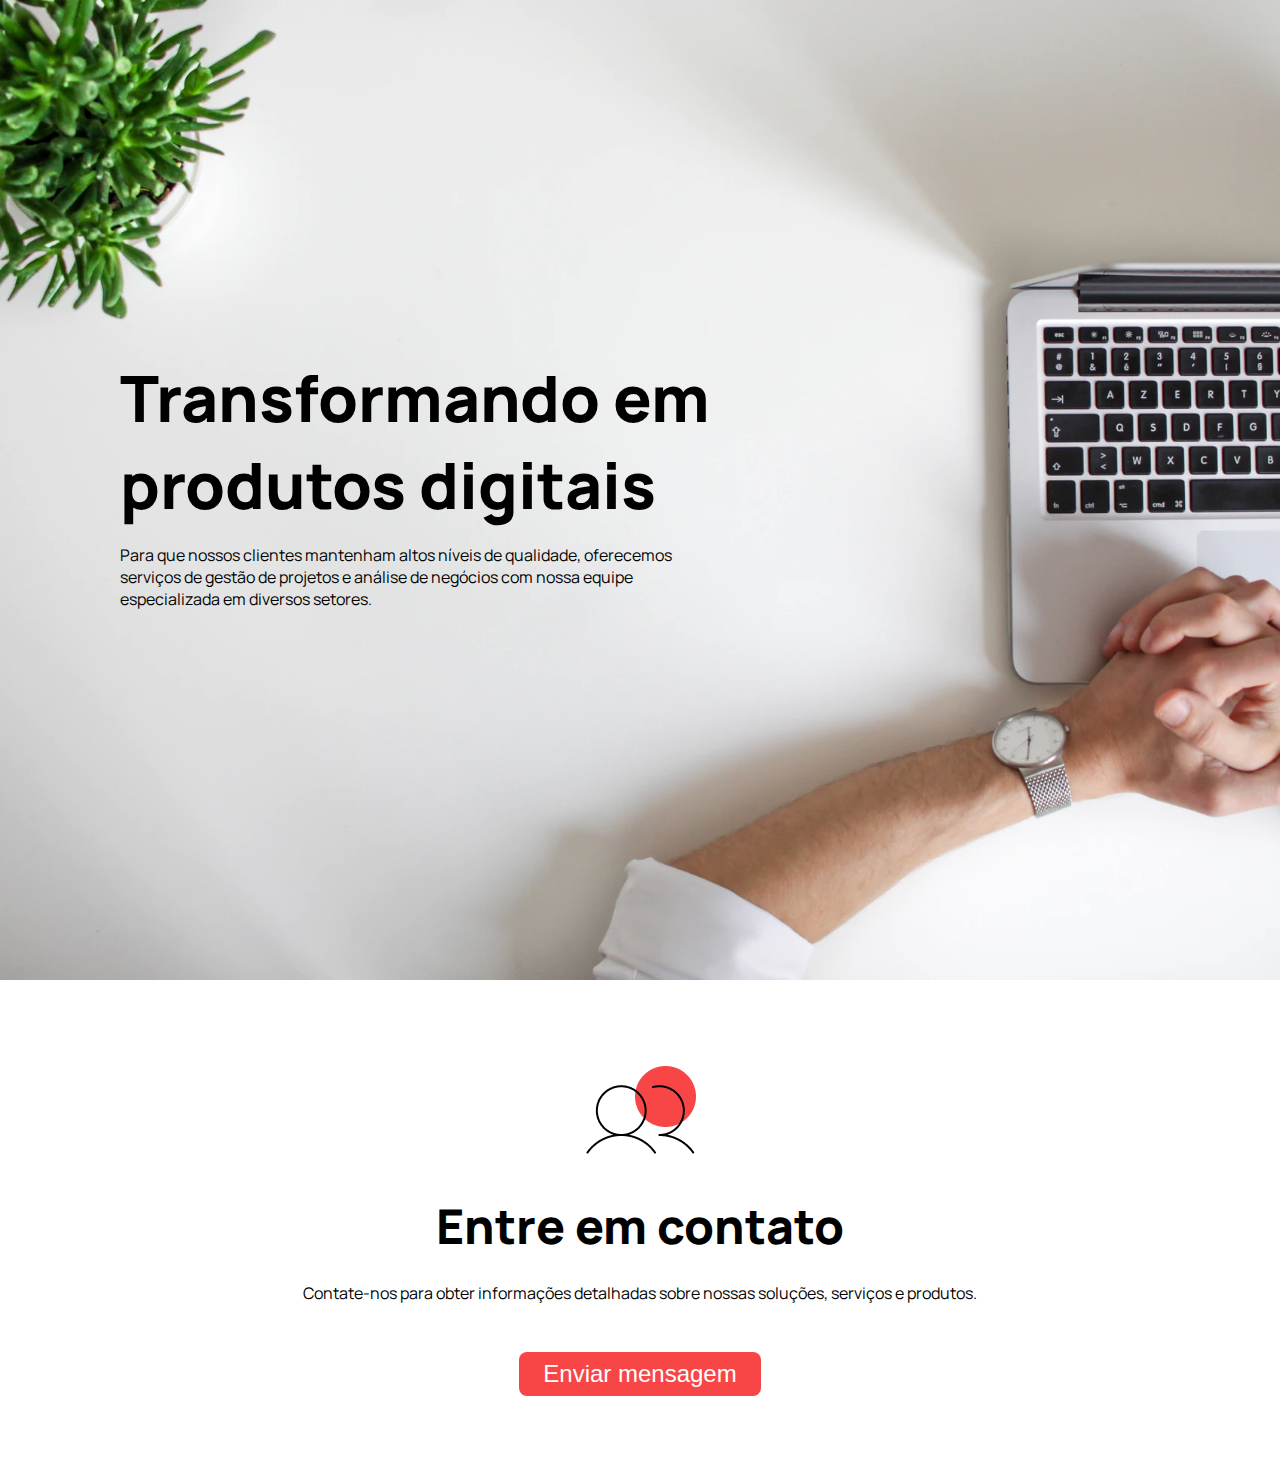
<file: index.html>
<!DOCTYPE html>
<html lang="en">
<head>
    <meta charset="UTF-8">
    <meta name="viewport" content="width=device-width, initial-scale=1.0">
    <title>Curso Responsividade com CSS - DNC</title>
    <link rel="stylesheet" href="./styles.css"><!--importada a fontes-->
    <link rel="preconnect" href="https://fonts.googleapis.com">
    <link rel="preconnect" href="https://fonts.gstatic.com" crossorigin>
    <link href="https://fonts.googleapis.com/css2?family=Manrope:wght@200..800&display=swap" rel="stylesheet">
<head>
<body>
    <main>
        <section id="presentation-container">
            <div id="presentation">
                <h1>Transformando em produtos digitais</h1>
                <p>Para que nossos clientes mantenham altos níveis de qualidade, oferecemos serviços de gestão de projetos e análise de negócios com nossa equipe especializada em diversos setores.</p>
            </div>
        </section>
        <section class="container">
            <img src="./assets/Users.png" alt="">
            <h2 class="contact-title">Entre em contato</h2>
            <p>Contate-nos para obter informações detalhadas sobre nossas soluções, serviços e produtos.</p>
            <button>Enviar mensagem</button>
        </section>
    </main>
</body>
</html>
</file>
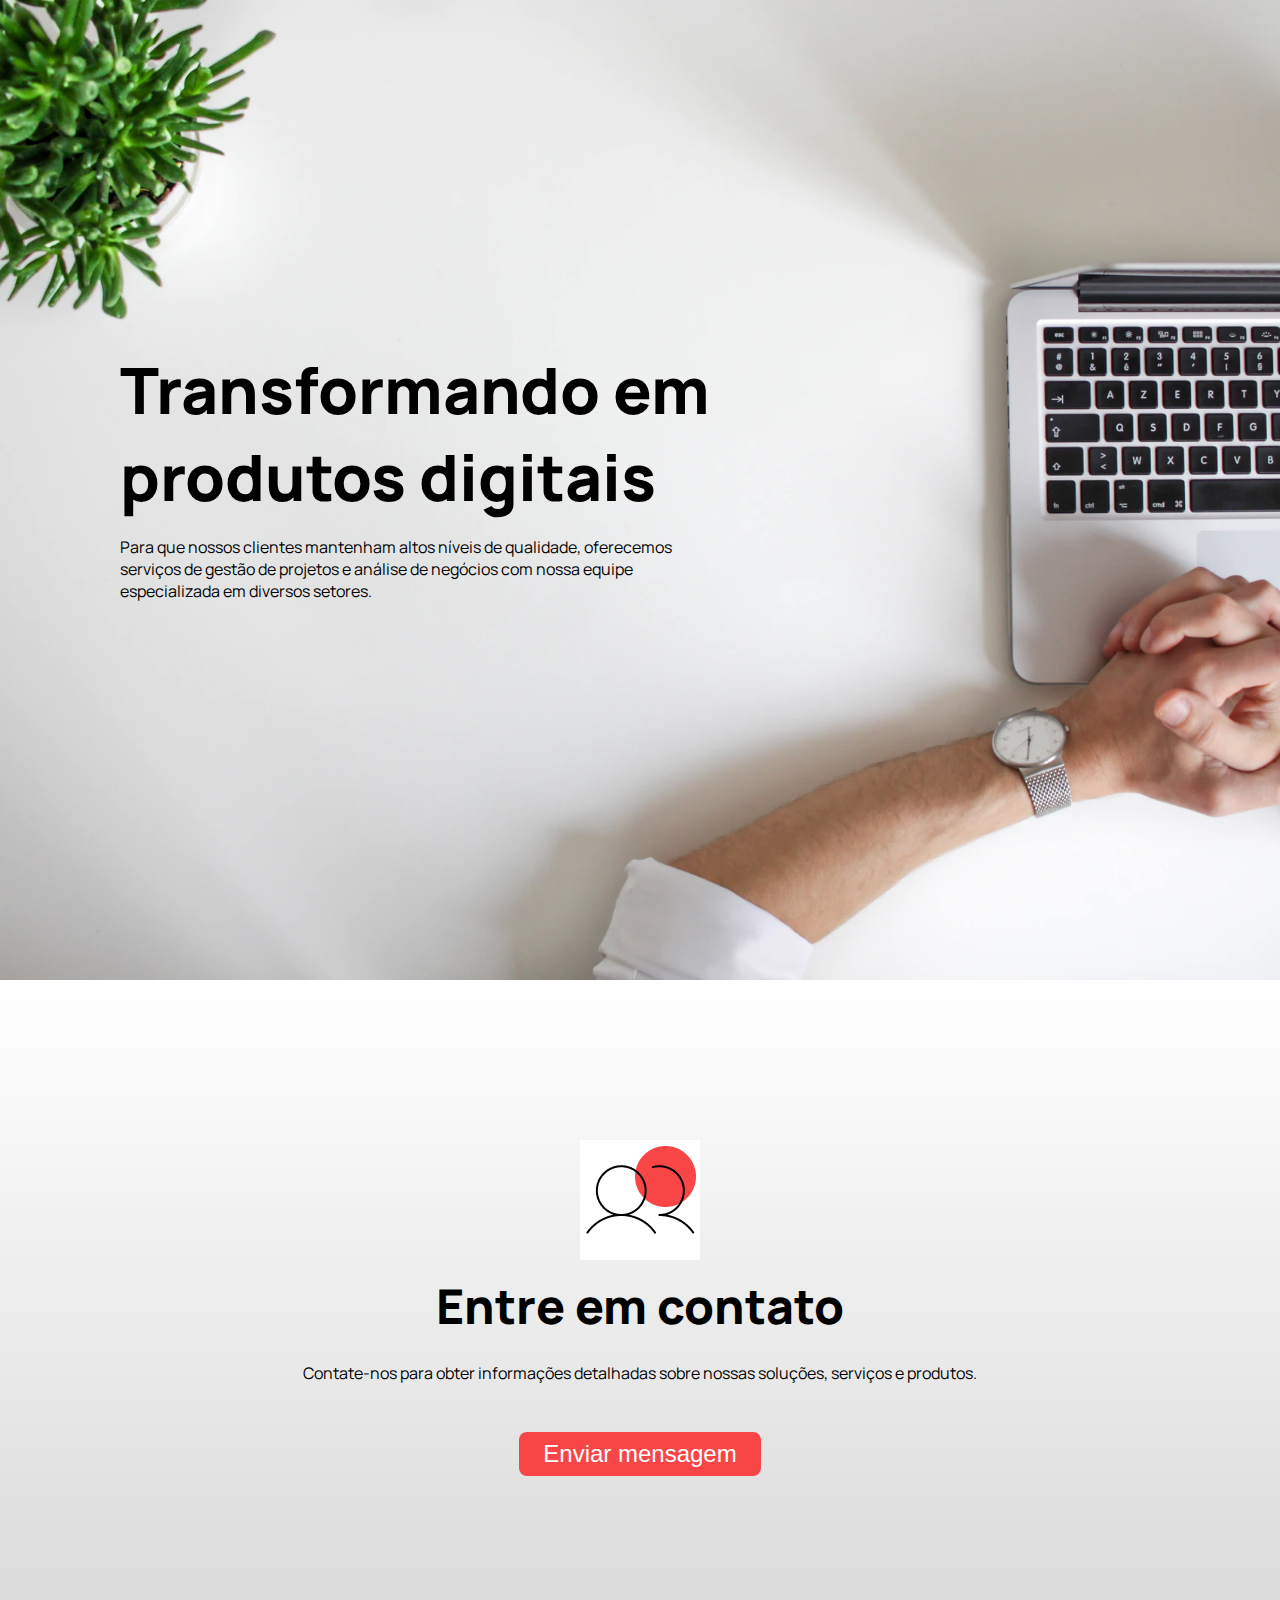
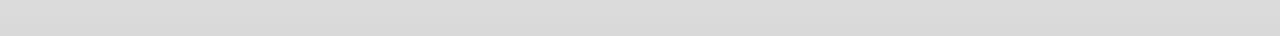
<file: responsividade/index.html>
<!DOCTYPE html>
<html lang="en">
<head>
    <meta charset="UTF-8">
    <meta name="viewport" content="width=device-width, initial-scale=1.0">
    <title>Curso Responsividade com CSS - DNC</title>
    <link rel="stylesheet" href="./styles.css"><!--importada a fonte-->
    <link rel="preconnect" href="https://fonts.googleapis.com">
    <link rel="preconnect" href="https://fonts.gstatic.com" crossorigin>
    <link href="https://fonts.googleapis.com/css2?family=Manrope:wght@200..800&display=swap" rel="stylesheet">
<head>
<body>
    <main>
        <section id="presentation-container">
            <div id="presentation">
                <h1>Transformando em produtos digitais</h1>
                <p>Para que nossos clientes mantenham altos níveis de qualidade, oferecemos serviços de gestão de projetos e análise de negócios com nossa equipe especializada em diversos setores.</p>
            </div>
        </section>
        <section class="container background-gradient">
            <img src="./assets/Users.png" alt="">
            <h2 class="contact-title">Entre em contato</h2>
            <p>Contate-nos para obter informações detalhadas sobre nossas soluções, serviços e produtos.</p>
            <button>Enviar mensagem</button>
        </section>
    </main>
</body>
</html>
</file>
<file: styles.css>
html{
    font-family: "Manrope", sans-serif; /**/
    width: 100%; /*garante que a fonte ocupe 100%*/
    height: 100%;/*garante que a fonte ocupe 100%*/
    box-sizing: border-box;/*não deixa estrapolar o tamanho da borda*/
    font-size: 16px; /*fonte definida na raiz*/
    /*UNIDADES DE MEDIDAS
html {
    font-size: 16px (geralmente vem nesse padrão)
    1rem = 16px
    2rem = 32px
    3rem = 48px
    
    em
    suponhamos que tem uma div conforme abaixo
    <div style="font-size: 5px">
            <p>asdasdadas</p>
            </div>
    o font-size foi definido com uma tag dentro da div, isso define o tamanho do em
    1em = 5px
    2em = 10px
    
    % pega o tamanho relacionado ao filho dele, ao contexto dele no caso a div
    
    vw
    tela width 1000px;
    1vw = 10px (1%)
    10vw = 100px (10%)
    100vw = 1000px (100%)

    vh
    tela height 600px;
    1vh = 6px (1%)
    10vh = 60px (10%)
    100vh = 600px (100%)

    Em resumo:
    Usa o rem, vh e vw para definir o tamanho das fontes, travando uma unidade de medida na raiz do código
    */
}
body{
    margin: 0;/*tira a margem do body*/
}
button{
    background-color: #F84646;
    color: #fff;
    font-weight: 500;
    font-size: 1.5rem;
    padding: .5rem 1.5rem;
    border-radius: .5rem;
    border: none;
    cursor: pointer;
}
h1{
    font-size: 4rem; /*é relacionado ao tamanho da fonte definida na raiz*/
    font-weight: 800;
    margin: 0;
}
h2{
    font-weight: 800;
    font-size: 3rem;
    margin: 0;
}
h3 {
    font-weight: 800;
    font-size: 1.5rem;
    margin: 0;
}
#presentation-container{
    padding: 2.5rem 7.5rem; /*bordas do texto dentro do container*/
    height: 100vh;/*tamanho da seção*/
    /*há vários tipos de bakcgrounds que tratam os fundos */
    background-image: url(assets/background.png);
    background-repeat: no-repeat;
    background-size: cover;
    display: flex;
    justify-content: flex-start;
    align-items: center;
}
#presentation{
    width: 37.5rem;
    }
#qualities{
    display: flex;
    justify-content: center;
    align-items: center;
    margin-top: 4rem;
}
#qualities > img {
    margin: 0 2.5rem;
}
.container{
    padding: 5rem 7.5rem;
    text-align: center;
}
.contact-title{
    margin-top: .5rem;
}
.container > p {
    margin-top: 1.5rem;
}
.container > button {
    margin-top: 2rem;
    transition: opacity 0.5s ease-in-out, transform 0.5s .2s;
}
.container > button:hover {
    opacity: 0.8;
    transform: scale(1.1);
}
.background-gradient{
    /*linear gradient, primeiro define o grau do degrade, depois a cor que inicia e por últiimo a cor que termina*/
    background: linear-gradient(180deg, #fff, #d9d9d9);
}
/*
Animações básicas
Há vários tipos de transições
transition-property: Define qual propriedade será animada
transition-duration: Especifica a duração da transição
transition-timing-function: Determina como a transição progride ao longo do tempo
transition-delay: Define um atraso antes do início da transição

porém há uma sitaxe simplificada
transition: [property] [duration] [timing-function] [delay];
Exemplo:
transition: opacity 0.5s ease-in-out;
*/
.background-red{
    background-color: #F84646;
    color: #fff;
}
.article-container{
    display: flex;
}
.article-container:nth-child(even){
    margin-top: 5rem;
    flex-direction: row-reverse;
}
.article-details{
    display: flex;
    flex-direction: column;
    text-align: left;
    align-items: flex-start;
    margin: 0 2.5rem 0 0;
    justify-content: space-between;
}
.article-container:nth-child(even) > .article-details{
    margin: 0 0 0 2.5rem;
}
.article-details > button {
    font-size: 1rem;
}
.footer-list{
    display: flex;
    text-align: left;
}
.footer-list > ul > li{
   list-style: none;
   margin-bottom: 1rem;
}
.footer-list > ul > li:last-child{
   margin-bottom: 0;
}
.footer-list > ul > li:first-child{
   margin-bottom: 1.5rem;
   font-weight: 700;
}
.footer-copyright {
    display: flex;
    justify-content: space-between;
    align-items: center;
    margin-top: 8.5rem;
}
.grid-container {
    display: grid;
    grid-template-columns: repeat(3, 1fr);
    gap: 5rem;
}
.grid-item > h3 {
    margin-top: .5rem;
}
.grid-item > p {
    margin: .5rem 0 0;
}
</file>
<file: responsividade/styles.css>
html{
    font-family: "Manrope", sans-serif; /**/
    width: 100%; /*garante que a fonte ocupe 100%*/
    height: 100%;/*garante que a fonte ocupe 100%*/
    box-sizing: border-box;/*não deixa estrapolar o tamanho da borda*/
    font-size: 16px; /*fonte definida na raiz*/
    /*UNIDADES DE MEDIDAS
html {
    font-size: 16px (geralmente vem nesse padrão)
    1rem = 16px
    2rem = 32px
    3rem = 48px
    
    em
    suponhamos que tem uma div conforme abaixo
    <div style="font-size: 5px">
            <p>asdasdadas</p>
            </div>
    o font-size foi definido com uma tag dentro da div, isso define o tamanho do em
    1em = 5px
    2em = 10px
    
    % pega o tamanho relacionado ao filho dele, ao contexto dele no caso a div
    
    vw
    tela width 1000px;
    1vw = 10px (1%)
    10vw = 100px (10%)
    100vw = 1000px (100%)

    vh
    tela height 600px;
    1vh = 6px (1%)
    10vh = 60px (10%)
    100vh = 600px (100%)

    Em resumo:
    Usa o rem, vh e vw para definir o tamanho das fontes, travando uma unidade de medida na raiz do código
    */
}
body{
    margin: 0;/*tira a margem do body*/
}
button{
    background-color: #F84646;
    color: #fff;
    font-weight: 500;
    font-size: 1.5rem;
    padding: .5rem 1.5rem;
    border-radius: .5rem;
    border: none;
    cursor: pointer;
}
h1{
    font-size: 4rem; /*é relacionado ao tamanho da fonte definida na raiz*/
    font-weight: 800;
    margin: 0;
}
h2{
    font-weight: 800;
    font-size: 3rem;
    margin: 0;
}
#presentation-container{
    padding: 2.5rem 7.5rem; /*bordas do texto dentro do container*/
    height: 100vh;/*tamanho da seção*/
    /*há vários tipos de bakcgrounds que tratam os fundos */
    background-image: url(assets/background.png);
    background-repeat: no-repeat;
    background-size: cover;
}
#presentation{
    width: 37.5rem;
    position: relative;
    top: calc(50% - 9rem);/*inspeciona e confere o tamanho e calcula a metade*/
}
.container{
    padding: 10rem 7.5rem;
    text-align: center;
}
.contact-title{
    margin-top: .5rem;
}
.container > p {
    margin-top: 1.5rem;
}
.container > button {
    margin-top: 2rem;
    transition: opacity 0.5s ease-in-out, transform 0.5s .2s;
}
.container > button:hover {
    opacity: 0.8;
    transform: scale(1.1);
}
.background-gradient{
    /*linear gradient, primeiro define o grau do degrade, depois a cor que inicia e por últiimo a cor que termina*/
    background: linear-gradient(180deg, #fff, #d9d9d9);
}
/*
Animações básicas
Há vários tipos de transições
transition-property: Define qual propriedade será animada
transition-duration: Especifica a duração da transição
transition-timing-function: Determina como a transição progride ao longo do tempo
transition-delay: Define um atraso antes do início da transição

porém há uma sitaxe simplificada
transition: [property] [duration] [timing-function] [delay];
Exemplo:
transition: opacity 0.5s ease-in-out;
*/
</file>
